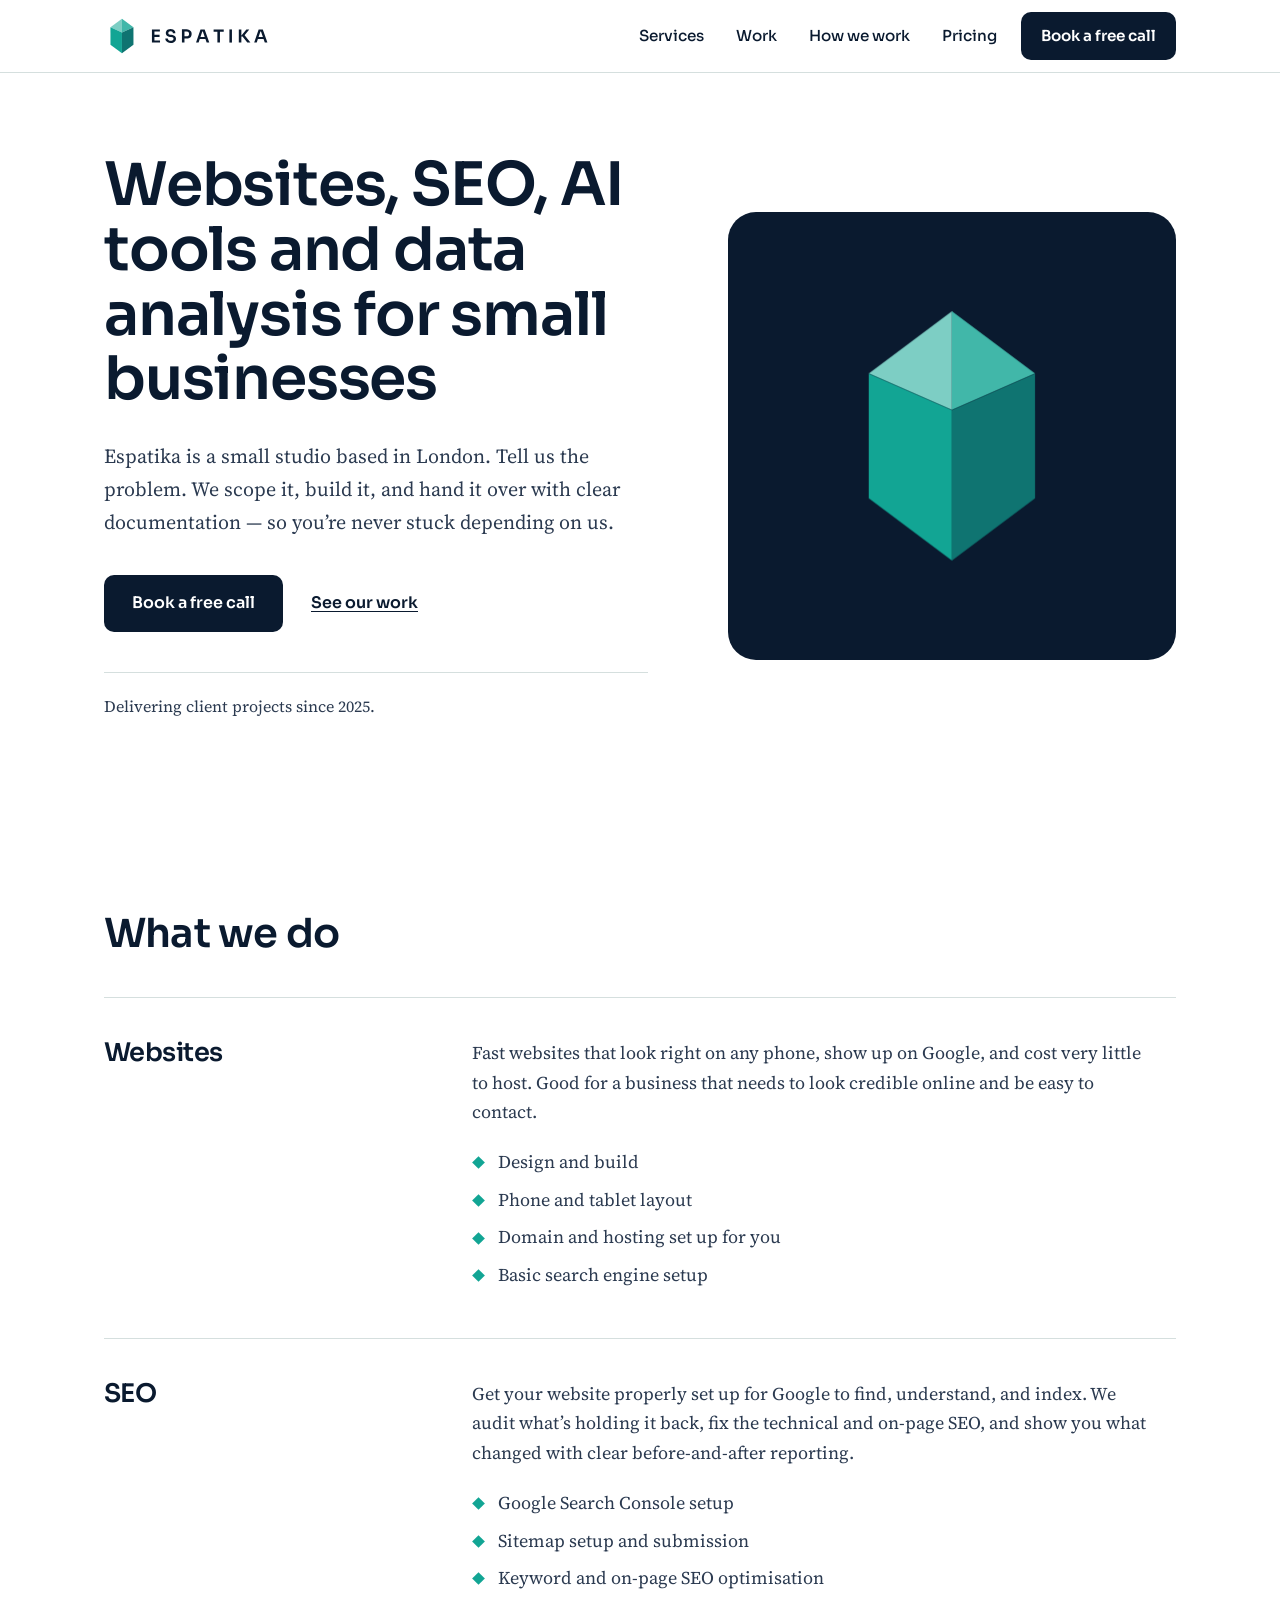
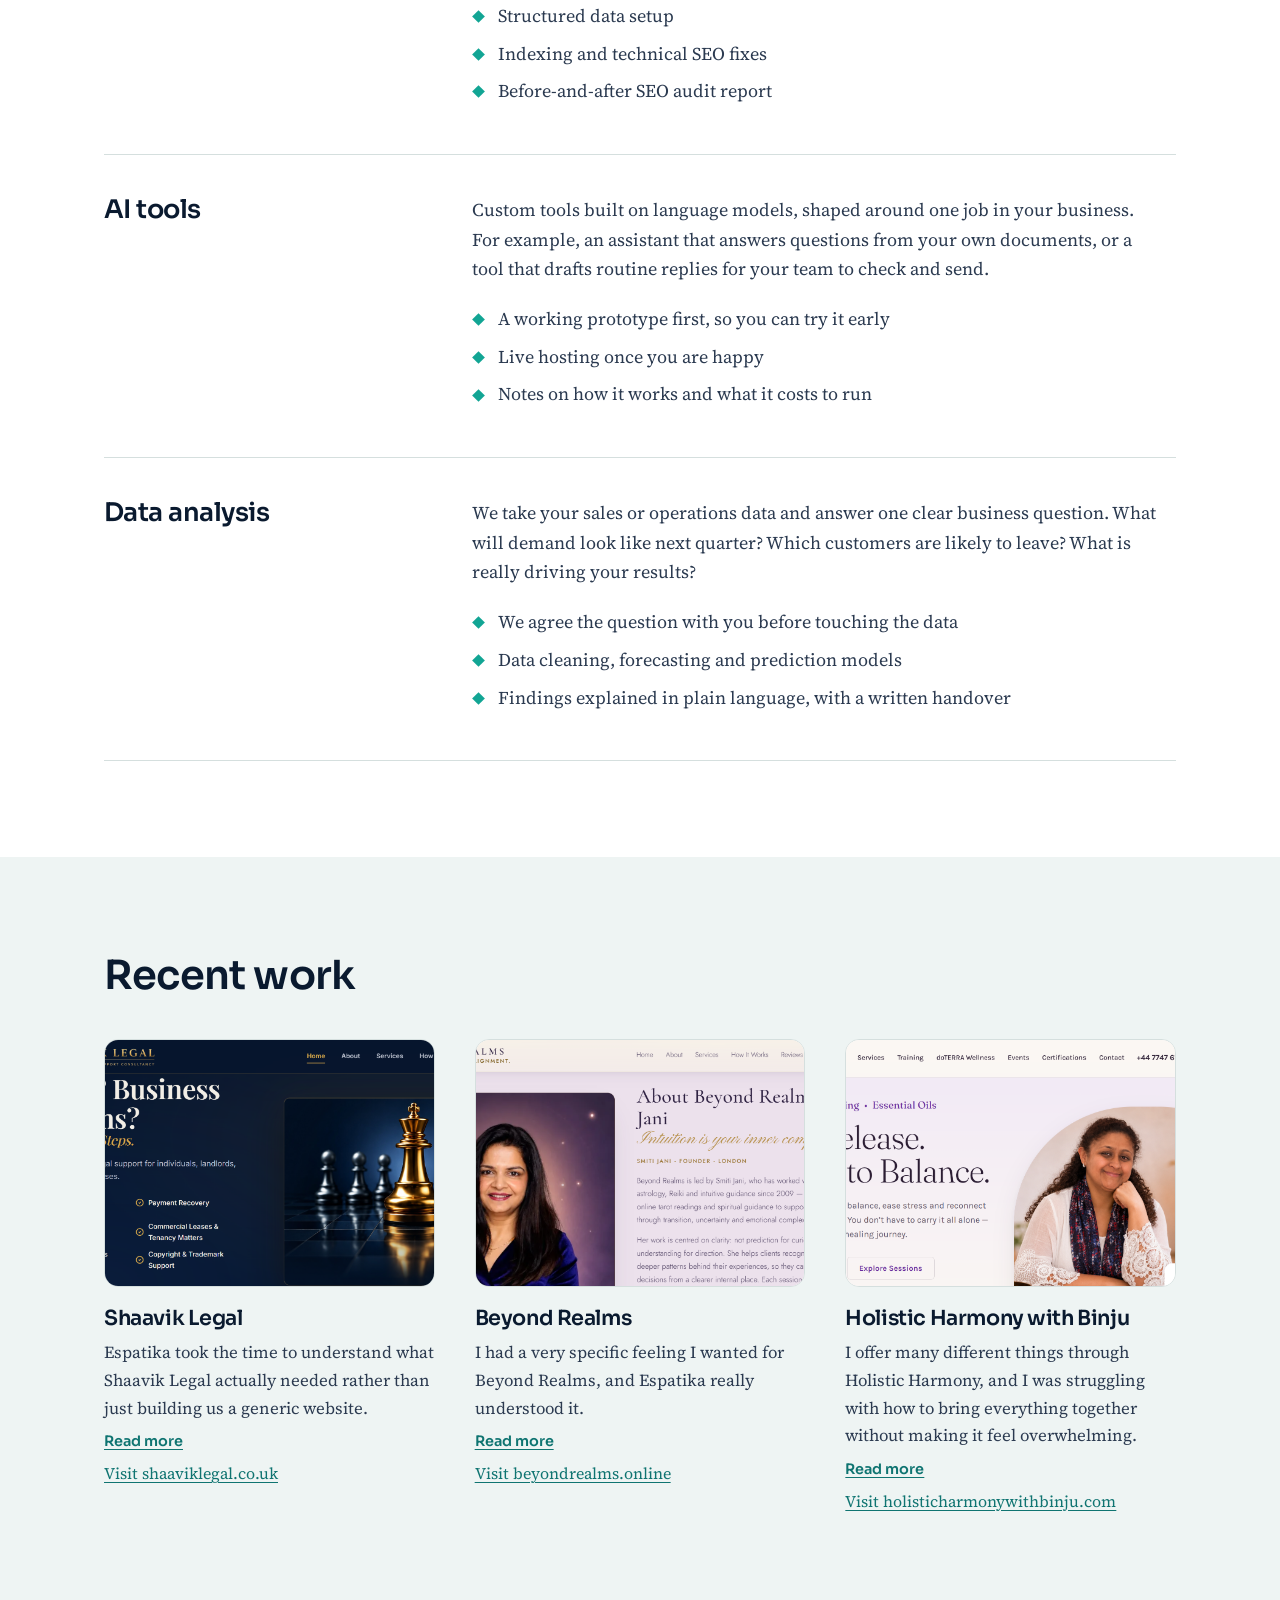
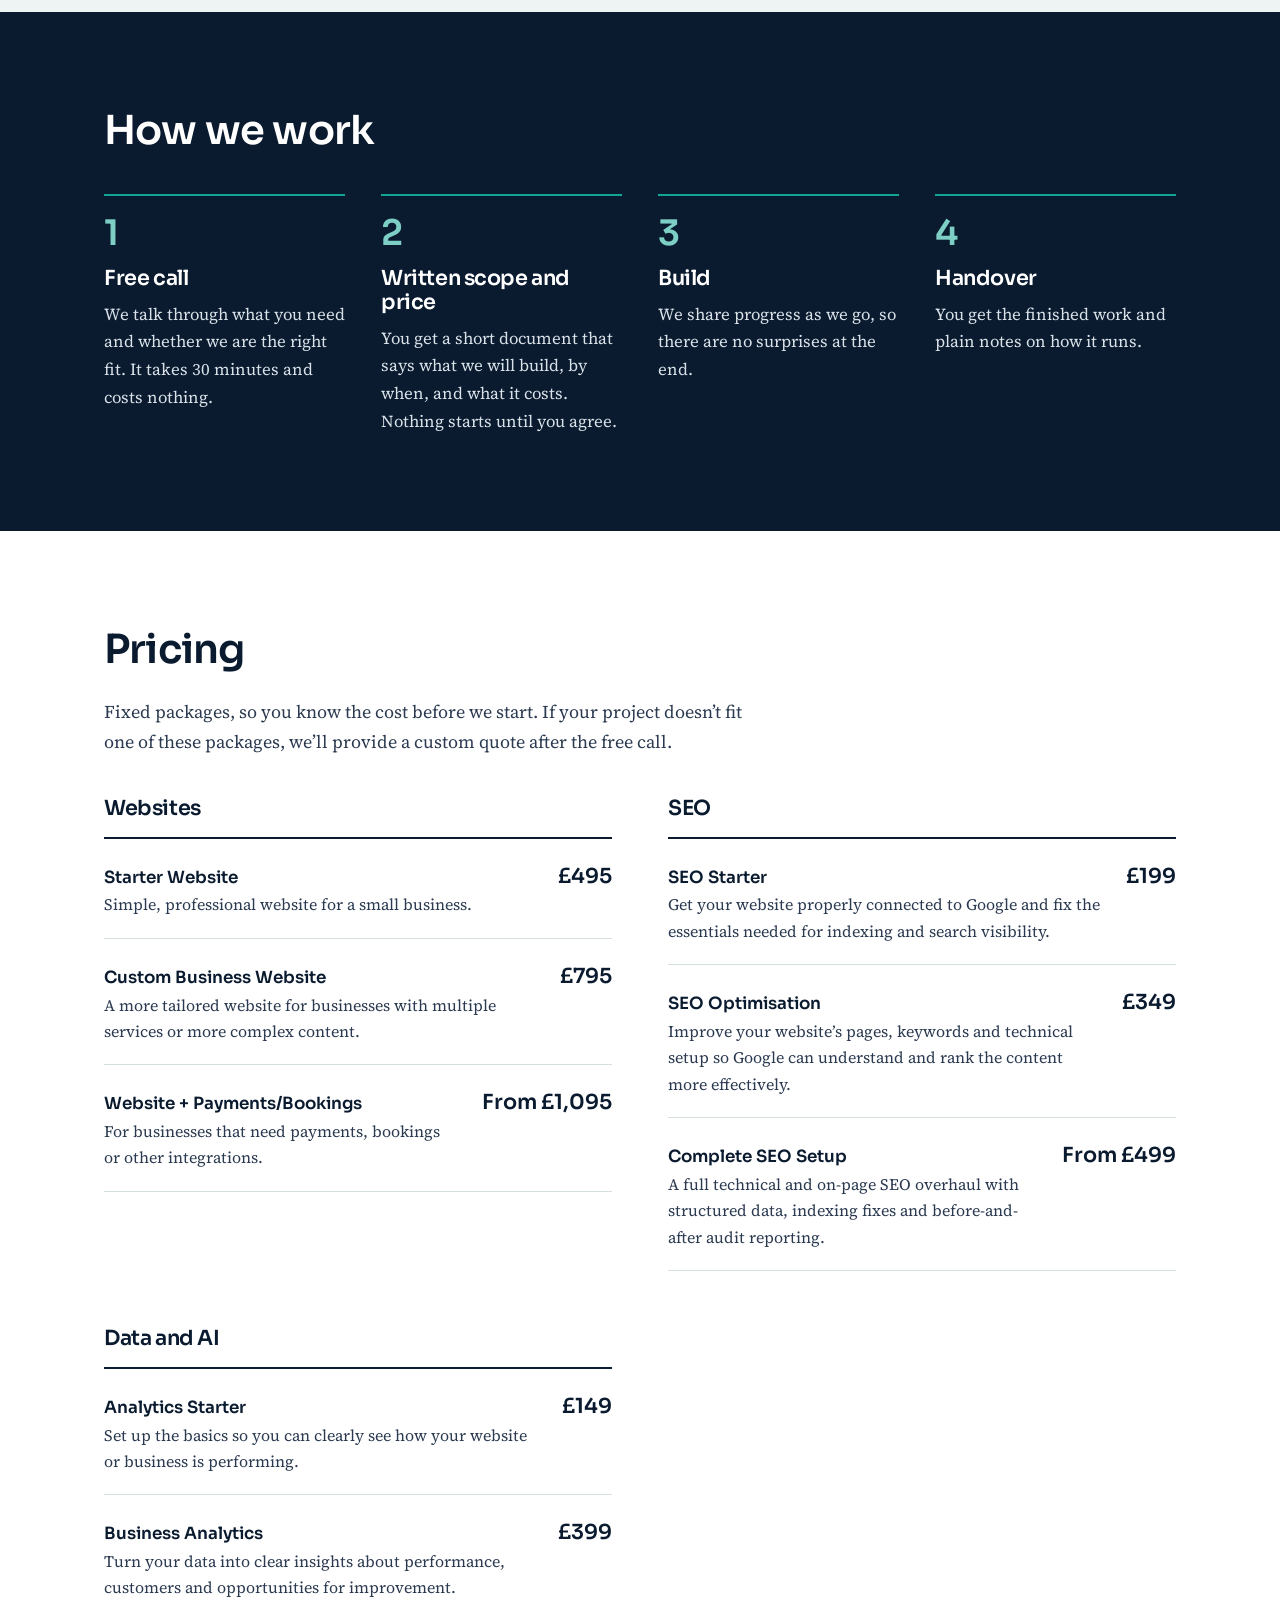
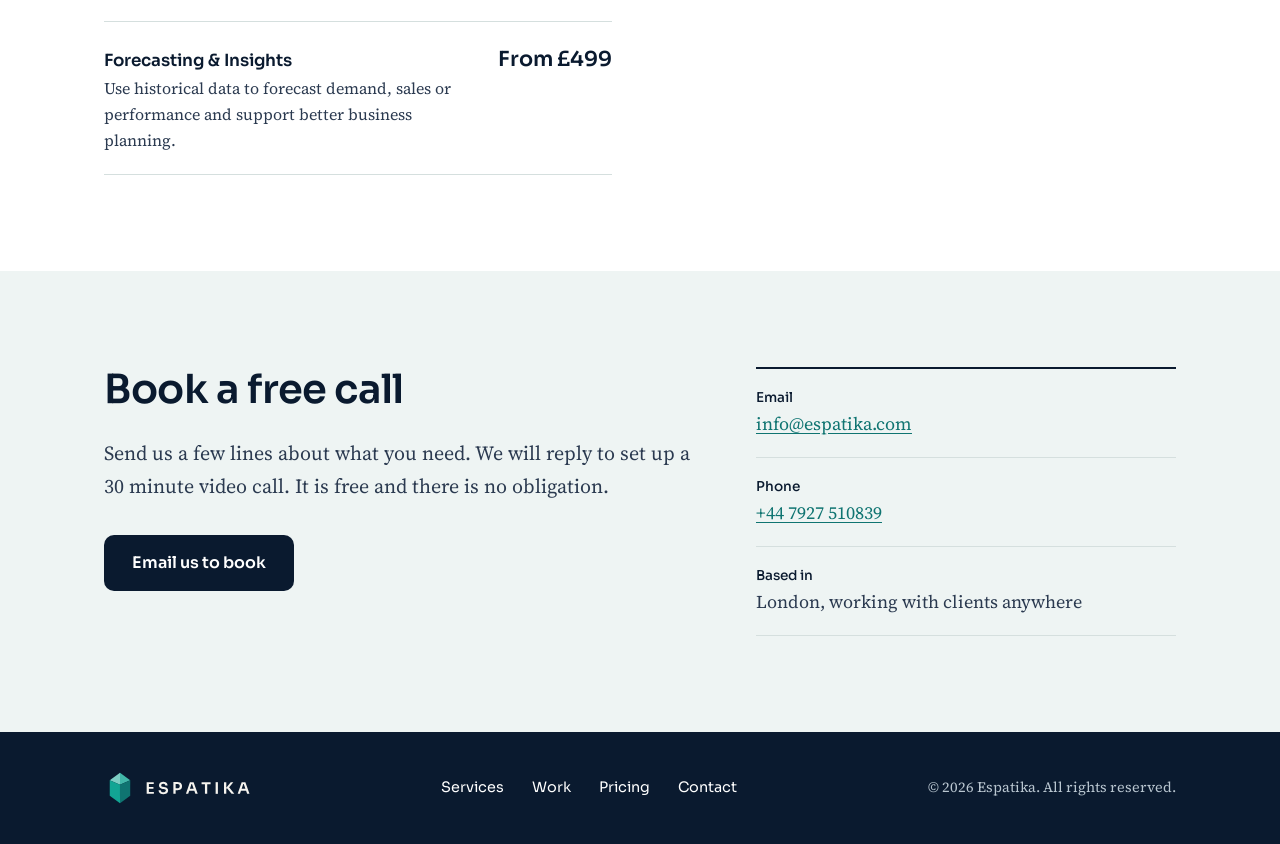
<file: index.html>
<!DOCTYPE html>
<html lang="en">
<head>
  <!-- charset must be the very first thing so the browser reads the text correctly -->
  <meta charset="UTF-8">
  <meta name="viewport" content="width=device-width, initial-scale=1.0">

  <!-- What shows on the browser tab and as the blue link on Google -->
  <title>Espatika | Websites, SEO, AI tools and data analysis for small businesses</title>

  <!-- The grey text under the link on Google -->
  <meta name="description" content="Espatika is a small London studio that builds fast websites, custom AI tools and data analysis for small businesses. Book a free call.">

  <!-- What shows when someone shares the link on WhatsApp, LinkedIn and so on -->
  <meta property="og:type" content="website">
  <meta property="og:url" content="https://www.espatika.com/">
  <meta property="og:title" content="Espatika | Websites, AI tools and data analysis">
  <meta property="og:description" content="A small London studio that builds fast websites, custom AI tools and data analysis for small businesses.">
  <!-- Make a 1200 x 630 image, save it as assets/share.png, then remove the comment marks on the next line -->
  <!-- <meta property="og:image" content="https://www.espatika.com/assets/share.png"> -->

  <!-- The crystal on the browser tab -->
  <link rel="icon" type="image/svg+xml" href="assets/icons/favicon.svg">

  <!-- Fonts. Sora for headings (same as the logo), Source Serif 4 for reading text -->
  <link rel="preconnect" href="https://fonts.googleapis.com">
  <link rel="preconnect" href="https://fonts.gstatic.com" crossorigin>
  <link href="https://fonts.googleapis.com/css2?family=Sora:wght@500;600&family=Source+Serif+4:wght@400;600&display=swap" rel="stylesheet">

  <link rel="stylesheet" href="/style.css?v=2">
</head>
<body>

  <!-- Lets keyboard users jump past the menu. Invisible until you press Tab -->
  <a class="skip-link" href="#main">Skip to content</a>


  <!-- ===================== MENU BAR ===================== -->
  <header class="site-header">
    <div class="wrap header-row">
      <a href="#top" class="logo-link">
        <img src="assets/icons/espatika-logo.svg" alt="Espatika" width="164" height="36">
      </a>

      <nav class="main-nav" aria-label="Main">
        <a href="#services">Services</a>
        <a href="#work">Work</a>
        <a href="#process">How we work</a>
        <a href="#pricing">Pricing</a>
      </nav>

      <a href="#contact" class="btn btn-small">Book a free call</a>
    </div>
  </header>


  <main id="main">

    <!-- ===================== HERO ===================== -->
    <section class="hero" id="top">
      <div class="wrap hero-grid">

        <div class="hero-text">
          <h1>Websites, SEO, AI tools and data analysis for small businesses</h1>
          <p class="lead">
            Espatika is a small studio based in London. 
            Tell us the problem. We scope it, build it, and hand it over 
            with clear documentation — so you’re never stuck depending on us.
          </p>
          <div class="hero-actions">
            <a href="#contact" class="btn">Book a free call</a>
            <a href="#work" class="text-link">See our work</a>
          </div>
          <!-- Check this number is still right before you publish -->
          <p class="hero-fact">Delivering client projects since 2025.</p>
        </div>

        <!-- The big crystal. Each face has its own class so the CSS can slide it into place -->
        <div class="hero-panel" aria-hidden="true">
          <svg class="crystal" viewBox="0 0 100 100" xmlns="http://www.w3.org/2000/svg">
            <polygon class="face face-top-left"  points="50,2 18,26 50,40"        fill="#7DCEC4"/>
            <polygon class="face face-top-right" points="50,2 82,26 50,40"        fill="#41B7A9"/>
            <polygon class="face face-left"      points="18,26 50,40 50,98 18,74" fill="#12A594"/>
            <polygon class="face face-right"     points="82,26 50,40 50,98 82,74" fill="#0F7471"/>
          </svg>
        </div>

      </div>
    </section>


    <!-- ===================== SERVICES ===================== -->
    <section class="band" id="services">
      <div class="wrap">
        <h2>What we do</h2>

        <div class="service-row">
          <h3>Websites</h3>
          <div>
            <p>
              Fast websites that look right on any phone, show up on Google,
              and cost very little to host. Good for a business that needs to look
              credible online and be easy to contact.
            </p>
            <ul class="tick-list">
              <li>Design and build</li>
              <li>Phone and tablet layout</li>
              <li>Domain and hosting set up for you</li>
              <li>Basic search engine setup</li>
            </ul>
          </div>
        </div>
        
        <div class="service-row">
          <h3>SEO</h3>
          <div>
            <p>
              Get your website properly set up for Google to find, understand, and index. 
              We audit what’s holding it back, fix the technical and on-page SEO, 
              and show you what changed with clear before-and-after reporting.
            </p>
            <ul class="tick-list">
              <li>Google Search Console setup</li>
              <li>Sitemap setup and submission</li>
              <li>Keyword and on-page SEO optimisation</li>
              <li>Structured data setup</li>
              <li>Indexing and technical SEO fixes</li>
              <li>Before-and-after SEO audit report</li>
            </ul>
          </div>
        </div>


        <div class="service-row">
          <h3>AI tools</h3>
          <div>
            <p>
              Custom tools built on language models, shaped around one job in your business.
              For example, an assistant that answers questions from your own documents,
              or a tool that drafts routine replies for your team to check and send.
            </p>
            <ul class="tick-list">
              <li>A working prototype first, so you can try it early</li>
              <li>Live hosting once you are happy</li>
              <li>Notes on how it works and what it costs to run</li>
            </ul>
          </div>
        </div>

        <div class="service-row">
          <h3>Data analysis</h3>
          <div>
            <p>
              We take your sales or operations data and answer one clear business question.
              What will demand look like next quarter? Which customers are likely to leave?
              What is really driving your results?
            </p>
            <ul class="tick-list">
              <li>We agree the question with you before touching the data</li>
              <li>Data cleaning, forecasting and prediction models</li>
              <li>Findings explained in plain language, with a written handover</li>
            </ul>
          </div>
        </div>

      </div>
    </section>


    <!-- ===================== WORK ===================== -->
    <!-- Add three screenshots to the assets folder with the file names used below.
         Replace every line in [square brackets] with the real details.
         Only show a project if the client is happy for you to. -->
    <section class="band band-ice" id="work">
      <div class="wrap">
        <h2>Recent work</h2>

        <div class="work-grid">

          <article class="work-item">
  <div class="work-shot">
    <img src="assets/work-shaavik.png" 
         alt="Screenshot of the Shaavik Legal website" 
         loading="lazy">
  </div>

  <h3>Shaavik Legal</h3>

  <p class="review">
    Espatika took the time to understand what Shaavik Legal actually needed rather than 
    just building us a generic website.

    <span class="review-more" hidden>
      They helped turn a fairly complex range of legal 
    and business services into something clear, professional and easy for clients to navigate.
      The whole process was straightforward, and we now have a website that feels credible 
      and genuinely represents the business.
    </span>
  </p>

  <button class="read-more-btn" type="button" aria-expanded="false">
    Read more
  </button>

  <a class="work-link"
     href="https://www.shaaviklegal.co.uk/"
     target="_blank"
     rel="noopener noreferrer">
    Visit shaaviklegal.co.uk
  </a>
</article>

          <article class="work-item">
  <div class="work-shot">
    <img src="assets/work-beyondrealms.png" 
         alt="Screenshot of the Beyond Realms website" 
         loading="lazy">
  </div>

  <h3>Beyond Realms</h3>

  <p class="review">
    I had a very specific feeling I wanted for Beyond Realms, and Espatika really understood it.

    <span class="review-more" hidden>
      They created a website that feels like me and my work while still making it simple for people 
      to understand my services and book a session. I especially appreciated how much thought went 
      into the little details and the overall client journey.
    </span>
  </p>

  <button class="read-more-btn" type="button" aria-expanded="false">
    Read more
  </button>

  <a class="work-link"
     href="https://beyondrealms.online/"
     target="_blank"
     rel="noopener noreferrer">
    Visit beyondrealms.online
  </a>
</article>


<article class="work-item">
  <div class="work-shot">
    <img src="assets/work-holisticharmony.png" 
         alt="Screenshot of Holistic Harmony with Binju website" 
         loading="lazy">
  </div>

  <h3>Holistic Harmony with Binju</h3>

  <p class="review">
    I offer many different things through Holistic Harmony, and I was struggling with how to bring 
    everything together without making it feel overwhelming.

    <span class="review-more" hidden>
      Espatika organised it beautifully and created a website that feels warm, calm and true to my work. 
      My services, Reiki training, events and wellness offerings are now much easier for people to explore 
      and book.
    </span>
  </p>

  <button class="read-more-btn" type="button" aria-expanded="false">
    Read more
  </button>

  <a class="work-link"
     href="https://holisticharmonywithbinju.com"
     target="_blank"
     rel="noopener noreferrer">
    Visit holisticharmonywithbinju.com
  </a>
</article>

        </div>
      </div>
    </section>


    <!-- ===================== HOW WE WORK ===================== -->
    <!-- This is a real sequence, so it is a numbered list. The numbers are drawn by the CSS -->
    <section class="band band-navy" id="process">
      <div class="wrap">
        <h2>How we work</h2>

        <ol class="steps">
          <li>
            <h3>Free call</h3>
            <p>We talk through what you need and whether we are the right fit. It takes 30 minutes and costs nothing.</p>
          </li>
          <li>
            <h3>Written scope and price</h3>
            <p>You get a short document that says what we will build, by when, and what it costs. Nothing starts until you agree.</p>
          </li>
          <li>
            <h3>Build</h3>
            <p>We share progress as we go, so there are no surprises at the end.</p>
          </li>
          <li>
            <h3>Handover</h3>
            <p>You get the finished work and plain notes on how it runs.</p>
          </li>
        </ol>
      </div>
    </section>


    <!-- ===================== PRICING ===================== -->
    <!-- Type your real packages in here. Copy a price-row block to add one, delete a block to remove one -->
    <section class="band" id="pricing">
      <div class="wrap">
        <h2>Pricing</h2>
        <p class="section-intro">
          Fixed packages, so you know the cost before we start.
          If your project doesn’t fit one of these packages, we’ll provide a custom quote after the free call.
        </p>

        <div class="pricing-grid">

          <div class="price-group">
            <h3>Websites</h3>

            <div class="price-row">
              <div>
                <p class="price-name">Starter Website</p>
                <p class="price-detail">Simple, professional website for a small business.</p>
              </div>
              <p class="price-amount">£495</p>
            </div>

            <div class="price-row">
              <div>
                <p class="price-name">Custom Business Website</p>
                <p class="price-detail">A more tailored website for businesses with multiple services or more complex content.</p>
              </div>
              <p class="price-amount">£795</p>
            </div>

            <div class="price-row">
              <div>
                <p class="price-name">Website + Payments/Bookings</p>
                <p class="price-detail">For businesses that need payments, bookings or other integrations.</p>
              </div>
              <p class="price-amount">From £1,095</p>
            </div>
          </div>

          <div class="price-group">
            <h3>SEO</h3>

            <div class="price-row">
              <div>
                <p class="price-name">SEO Starter</p>
                <p class="price-detail">Get your website properly connected to Google and fix the essentials needed for indexing and search visibility.</p>
              </div>
              <p class="price-amount">£199</p>
            </div>

            <div class="price-row">
              <div>
                <p class="price-name">SEO Optimisation</p>
                <p class="price-detail">Improve your website’s pages, keywords and technical setup so Google can understand and rank the content more effectively.</p>
              </div>
              <p class="price-amount">£349</p>
            </div>

            <div class="price-row">
              <div>
                <p class="price-name">Complete SEO Setup</p>
                <p class="price-detail">A full technical and on-page SEO overhaul with structured data, indexing fixes and before-and-after audit reporting.</p>
              </div>
              <p class="price-amount">From £499</p>
            </div>
          </div>

          <div class="price-group">
            <h3>Data and AI</h3>

            <div class="price-row">
              <div>
                <p class="price-name">Analytics Starter</p>
                <p class="price-detail">Set up the basics so you can clearly see how your website or business is performing.</p>
              </div>
              <p class="price-amount">£149</p>
            </div>

            <div class="price-row">
              <div>
                <p class="price-name">Business Analytics</p>
                <p class="price-detail">Turn your data into clear insights about performance, customers and opportunities for improvement.</p>
              </div>
              <p class="price-amount">£399</p>
            </div>

            <div class="price-row">
              <div>
                <p class="price-name">Forecasting & Insights</p>
                <p class="price-detail">Use historical data to forecast demand, sales or performance and support better business planning.</p>
              </div>
              <p class="price-amount">From £499</p>
            </div>
          </div>

        </div>
      </div>
    </section>


    <!-- ===================== TESTIMONIALS (switched off) ===================== -->
    <!-- This section is hidden from visitors because it sits inside a comment.
         Only switch it on with quotes from real clients who agreed to be named.
         To switch it on, delete the line that says START and the line that says END.

    START
    <section class="band band-ice" id="clients">
      <div class="wrap">
        <h2>What clients say</h2>
        <div class="quote-grid">
          <figure class="quote">
            <blockquote>[Real quote from a client]</blockquote>
            <figcaption>[Name], [Company]</figcaption>
          </figure>
          <figure class="quote">
            <blockquote>[Real quote from a client]</blockquote>
            <figcaption>[Name], [Company]</figcaption>
          </figure>
        </div>
      </div>
    </section>
    END
    -->


    <!-- ===================== CONTACT ===================== -->
    <section class="band band-ice" id="contact">
      <div class="wrap contact-grid">

        <div>
          <h2>Book a free call</h2>
          <p class="lead">
            Send us a few lines about what you need. We will reply to set up a
            30 minute video call. It is free and there is no obligation.
          </p>
          <a href="mailto:info@espatika.com?subject=Free%20call%20request" class="btn">Email us to book</a>
        </div>

        <address class="contact-details">
          <p>
            <span class="contact-label">Email</span>
            <a href="mailto:info@espatika.com">info@espatika.com</a>
          </p>
          <p>
            <span class="contact-label">Phone</span>
            <a href="tel:+447927510839">+44 7927 510839</a>
          </p>
          <p>
            <span class="contact-label">Based in</span>
            London, working with clients anywhere
          </p>
        </address>

      </div>
    </section>

  </main>


  <!-- ===================== FOOTER ===================== -->
  <footer class="site-footer">
    <div class="wrap footer-row">
      <img src="assets/icons/espatika-logo-white.svg" alt="Espatika" width="146" height="32">
      <nav class="footer-nav" aria-label="Footer">
        <a href="#services">Services</a>
        <a href="#work">Work</a>
        <a href="#pricing">Pricing</a>
        <a href="#contact">Contact</a>
      </nav>
      <p class="copyright">© 2026 Espatika. All rights reserved.</p>
    </div>
  </footer>
<script>
  document.querySelectorAll('.read-more-btn').forEach(button => {
    button.addEventListener('click', function () {
      const review = this.previousElementSibling;
      const moreText = review.querySelector('.review-more');
      const isExpanded = this.getAttribute('aria-expanded') === 'true';

      moreText.hidden = isExpanded;
      this.setAttribute('aria-expanded', String(!isExpanded));
      this.textContent = isExpanded ? 'Read more' : 'Show less';
    });
  });
</script>
</body>
</html>
</file>
<file: style.css>
/* =================================================
   1. BRAND SETTINGS
   Change a colour or font here and it changes everywhere.
================================================= */
:root {
  --navy: #0A1A2F;        /* main dark colour, headings and dark sections */
  --teal: #12A594;        /* brand colour, used for shapes and highlights */
  --teal-dark: #0F7471;   /* darker teal, safe to use for links and text */
  --teal-light: #7DCEC4;  /* light teal, used on dark backgrounds */
  --ice: #EEF4F3;         /* very pale teal, background of alternate sections */
  --white: #FFFFFF;
  --text: #2B3A50;        /* reading text, a softer navy */
  --line: #D5DFDE;        /* thin divider lines */

  --font-heading: 'Sora', 'Segoe UI', sans-serif;
  --font-body: 'Source Serif 4', Georgia, serif;
}


/* =================================================
   2. BASICS
================================================= */
* {
  margin: 0;
  padding: 0;
  box-sizing: border-box;
}

html {
  scroll-behavior: smooth;
  /* when you click a menu link, stop the sticky menu from covering the heading */
  scroll-padding-top: 90px;
}

body {
  font-family: var(--font-body);
  font-size: 1.125rem;      /* 18px, comfortable for reading */
  line-height: 1.65;
  color: var(--text);
  background: var(--white);
}

img {
  max-width: 100%;
  height: auto;
  display: block;
}

h1, h2, h3 {
  font-family: var(--font-heading);
  font-weight: 600;
  color: var(--navy);
  line-height: 1.15;
  letter-spacing: -0.02em;
}

h1 { font-size: clamp(2.3rem, 5vw, 3.75rem); line-height: 1.08; }
h2 { font-size: clamp(1.8rem, 3.2vw, 2.5rem); margin-bottom: 40px; }
h3 { font-size: 1.3rem; }

a {
  color: var(--teal-dark);
  text-underline-offset: 3px;
}

a:hover {
  color: var(--navy);
}

/* a clear ring when someone moves around with the keyboard */
:focus-visible {
  outline: 3px solid var(--teal);
  outline-offset: 3px;
  border-radius: 4px;
}

/* .wrap keeps content in a centred column with space at the sides */
.wrap {
  max-width: 1120px;
  margin: 0 auto;
  padding-left: 24px;
  padding-right: 24px;
}

/* .band gives every section the same space above and below */
.band {
  padding-top: 96px;
  padding-bottom: 96px;
}

.band-ice {
  background: var(--ice);
}

.band-navy {
  background: var(--navy);
  color: #D9E2E8;
}

.band-navy h2,
.band-navy h3 {
  color: var(--white);
}

.lead {
  font-size: 1.25rem;
  max-width: 34em;
}

.section-intro {
  max-width: 36em;
  margin-top: -16px;
  margin-bottom: 40px;
}

.small-note {
  font-size: 1rem;
  margin-top: 16px;
}

.skip-link {
  position: absolute;
  left: 16px;
  top: -60px;
  background: var(--navy);
  color: var(--white);
  padding: 10px 16px;
  border-radius: 8px;
  z-index: 100;
}

.skip-link:focus {
  top: 16px;
  color: var(--white);
}


/* =================================================
   3. BUTTONS AND LINKS
================================================= */
.btn {
  display: inline-block;
  font-family: var(--font-heading);
  font-weight: 600;
  font-size: 1rem;
  text-decoration: none;
  color: var(--white);
  background: var(--navy);
  padding: 15px 28px;
  border-radius: 10px;
  transition: background 0.2s ease;
}

.btn:hover {
  background: var(--teal-dark);
  color: var(--white);
}

.btn-small {
  padding: 11px 20px;
  font-size: 0.95rem;
}

.text-link {
  font-family: var(--font-heading);
  font-weight: 600;
  font-size: 1rem;
  color: var(--navy);
}


/* =================================================
   4. MENU BAR
   position: sticky keeps it at the top while you scroll.
================================================= */
.site-header {
  position: sticky;
  top: 0;
  z-index: 50;
  background: var(--white);
  border-bottom: 1px solid var(--line);
}

.header-row {
  display: flex;
  align-items: center;
  justify-content: space-between;
  gap: 24px;
  height: 72px;
}

.logo-link img {
  height: 36px;
  width: auto;
}

.main-nav {
  display: flex;
  gap: 32px;
  margin-left: auto;
}

.main-nav a {
  font-family: var(--font-heading);
  font-weight: 500;
  font-size: 0.95rem;
  color: var(--navy);
  text-decoration: none;
}

.main-nav a:hover {
  text-decoration: underline;
}


/* =================================================
   5. HERO
   Two columns. Words on the left, crystal on the right.
================================================= */
.hero {
  padding-top: 80px;
  padding-bottom: 96px;
}

.hero-grid {
  display: grid;
  grid-template-columns: 1.25fr 1fr;
  gap: 64px;
  align-items: center;
}

.hero-text .lead {
  margin-top: 28px;
}

.hero-actions {
  display: flex;
  align-items: center;
  flex-wrap: wrap;
  gap: 28px;
  margin-top: 36px;
}

.hero-fact {
  margin-top: 40px;
  padding-top: 20px;
  border-top: 1px solid var(--line);
  font-size: 1rem;
  max-width: 34em;
}

.hero-panel {
  background: var(--navy);
  border-radius: 28px;
  aspect-ratio: 1 / 1;
  display: flex;
  align-items: center;
  justify-content: center;
}

.crystal {
  width: 58%;
  height: auto;
  overflow: visible;
}

/* The one animation on the page. When the page loads, the four faces
   of the crystal slide in from four directions and lock together.
   --move-x and --move-y say where each face starts from. */
.face {
  opacity: 0;
  animation: face-in 0.8s cubic-bezier(0.2, 0.7, 0.2, 1) forwards;
}

.face-left      { --move-x: -14px; --move-y: 8px;   animation-delay: 0.15s; }
.face-right     { --move-x: 14px;  --move-y: 8px;   animation-delay: 0.3s; }
.face-top-left  { --move-x: -8px;  --move-y: -14px; animation-delay: 0.5s; }
.face-top-right { --move-x: 8px;   --move-y: -14px; animation-delay: 0.65s; }

@keyframes face-in {
  from {
    opacity: 0;
    transform: translate(var(--move-x), var(--move-y));
  }
  to {
    opacity: 1;
    transform: translate(0, 0);
  }
}

/* Some people switch animations off on their device. Respect that. */
@media (prefers-reduced-motion: reduce) {
  html { scroll-behavior: auto; }
  .face { animation: none; opacity: 1; }
}


/* =================================================
   6. SERVICES
   Each service is a row. Name on the left, details on the right.
================================================= */
.service-row {
  display: grid;
  grid-template-columns: 1fr 2.2fr;
  gap: 48px;
  padding-top: 40px;
  padding-bottom: 40px;
  border-top: 1px solid var(--line);
}

.service-row:last-child {
  border-bottom: 1px solid var(--line);
}

.service-row h3 {
  font-size: 1.6rem;
}

.service-row p {
  max-width: 38em;
}

/* a list where each bullet is a small teal diamond, echoing the crystal */
.tick-list {
  list-style: none;
  margin-top: 20px;
}

.tick-list li {
  position: relative;
  padding-left: 26px;
  margin-bottom: 8px;
}

.tick-list li::before {
  content: "";
  position: absolute;
  left: 2px;
  top: 0.62em;
  width: 9px;
  height: 9px;
  background: var(--teal);
  transform: rotate(45deg);
}


/* =================================================
   7. WORK
================================================= */
.work-grid {
  display: grid;
  grid-template-columns: repeat(3, 1fr);
  gap: 40px;
}

/* the box that holds a screenshot. It keeps its shape even before the image loads */
.work-shot {
  aspect-ratio: 4 / 3;
  background: var(--white);
  border: 1px solid var(--line);
  border-radius: 14px;
  overflow: hidden;
  margin-bottom: 20px;
}

.work-shot img {
  width: 100%;
  height: 100%;
  object-fit: cover;
  object-position: top;
  font-size: 0.9rem;   /* size of the alt text shown if the image is missing */
  padding: 0;
}

.work-item h3 {
  margin-bottom: 8px;
}

.work-item p {
  font-size: 1.05rem;
  margin-bottom: 10px;
}

.work-item a {
  font-size: 1rem;
}

.read-more-btn {
  display: block;
  background: none;
  border: 0;
  padding: 0;
  margin: 0 0 8px 0;

  font-family: var(--font-heading);
  font-size: 0.9rem;
  font-weight: 600;

  color: var(--teal-dark);
  cursor: pointer;
  text-decoration: underline;
  text-underline-offset: 3px;
}

.read-more-btn:hover {
  color: var(--navy);
}

.work-link {
  display: inline-block;
}

/* =================================================
   8. HOW WE WORK
   The numbers come from a CSS counter, so if you add
   or remove a step they renumber themselves.
================================================= */
.steps {
  list-style: none;
  counter-reset: step;
  display: grid;
  grid-template-columns: repeat(4, 1fr);
  gap: 36px;
}

.steps li {
  counter-increment: step;
  border-top: 2px solid var(--teal);
  padding-top: 20px;
}

.steps li::before {
  content: counter(step);
  display: block;
  font-family: var(--font-heading);
  font-weight: 600;
  font-size: 2.2rem;
  line-height: 1;
  color: var(--teal-light);
  margin-bottom: 16px;
}

.steps h3 {
  margin-bottom: 10px;
}

.steps p {
  font-size: 1.05rem;
}


/* =================================================
   9. PRICING
================================================= */
.pricing-grid {
  display: grid;
  grid-template-columns: repeat(2, 1fr);
  gap: 56px;
}

.price-group h3 {
  padding-bottom: 16px;
  border-bottom: 2px solid var(--navy);
}

/* one package. Details on the left, price pushed to the right */
.price-row {
  display: flex;
  justify-content: space-between;
  align-items: baseline;
  gap: 24px;
  padding-top: 20px;
  padding-bottom: 20px;
  border-bottom: 1px solid var(--line);
}

.price-name {
  font-family: var(--font-heading);
  font-weight: 600;
  color: var(--navy);
  font-size: 1.05rem;
}

.price-detail {
  font-size: 1rem;
}

.price-amount {
  font-family: var(--font-heading);
  font-weight: 600;
  font-size: 1.3rem;
  color: var(--navy);
  white-space: nowrap;
}


/* =================================================
   10. TESTIMONIALS (only used if you switch the section on)
================================================= */
.quote-grid {
  display: grid;
  grid-template-columns: repeat(2, 1fr);
  gap: 48px;
}

.quote blockquote {
  font-size: 1.3rem;
  line-height: 1.5;
  color: var(--navy);
  border-left: 3px solid var(--teal);
  padding-left: 24px;
}

.quote figcaption {
  font-family: var(--font-heading);
  font-size: 0.95rem;
  margin-top: 16px;
  padding-left: 27px;
}


/* =================================================
   11. CONTACT
================================================= */
.contact-grid {
  display: grid;
  grid-template-columns: 1.4fr 1fr;
  gap: 64px;
  align-items: start;
}

.contact-grid h2 {
  margin-bottom: 24px;
}

.contact-grid .btn {
  margin-top: 32px;
}

.contact-details {
  font-style: normal;   /* the address tag is italic by default */
  border-top: 2px solid var(--navy);
}

.contact-details p {
  padding-top: 18px;
  padding-bottom: 18px;
  border-bottom: 1px solid var(--line);
}

.contact-label {
  display: block;
  font-family: var(--font-heading);
  font-size: 0.85rem;
  font-weight: 500;
  color: var(--navy);
}


/* =================================================
   12. FOOTER
================================================= */
.site-footer {
  background: var(--navy);
  color: #B9C6D0;
  padding-top: 40px;
  padding-bottom: 40px;
}

.footer-row {
  display: flex;
  align-items: center;
  justify-content: space-between;
  flex-wrap: wrap;
  gap: 24px;
}

.footer-row img {
  height: 32px;
  width: auto;
}

.footer-nav {
  display: flex;
  gap: 28px;
}

.footer-nav a {
  font-family: var(--font-heading);
  font-size: 0.9rem;
  color: var(--white);
  text-decoration: none;
}

.footer-nav a:hover {
  text-decoration: underline;
}

.copyright {
  font-size: 0.9rem;
}


/* =================================================
   13. PHONES AND TABLETS
   Below 860px wide, everything that sat side by side stacks up.
================================================= */
@media (max-width: 860px) {
  body { font-size: 1.0625rem; }

  .band {
    padding-top: 64px;
    padding-bottom: 64px;
  }

  h2 { margin-bottom: 28px; }

  /* hide the text links, keep the logo and the button */
  .main-nav { display: none; }

  .hero {
    padding-top: 48px;
    padding-bottom: 64px;
  }

  .hero-grid,
  .service-row,
  .work-grid,
  .pricing-grid,
  .quote-grid,
  .contact-grid {
    grid-template-columns: 1fr;
  }

  .hero-grid { gap: 48px; }

  .hero-panel {
    aspect-ratio: 16 / 10;
    border-radius: 20px;
  }

  .crystal { width: 34%; }

  .service-row { gap: 16px; }

  .steps { grid-template-columns: repeat(2, 1fr); }

  .footer-row {
    flex-direction: column;
    align-items: flex-start;
  }
}

@media (max-width: 520px) {
  .steps { grid-template-columns: 1fr; }

  .logo-link img { height: 30px; }
}
</file>
